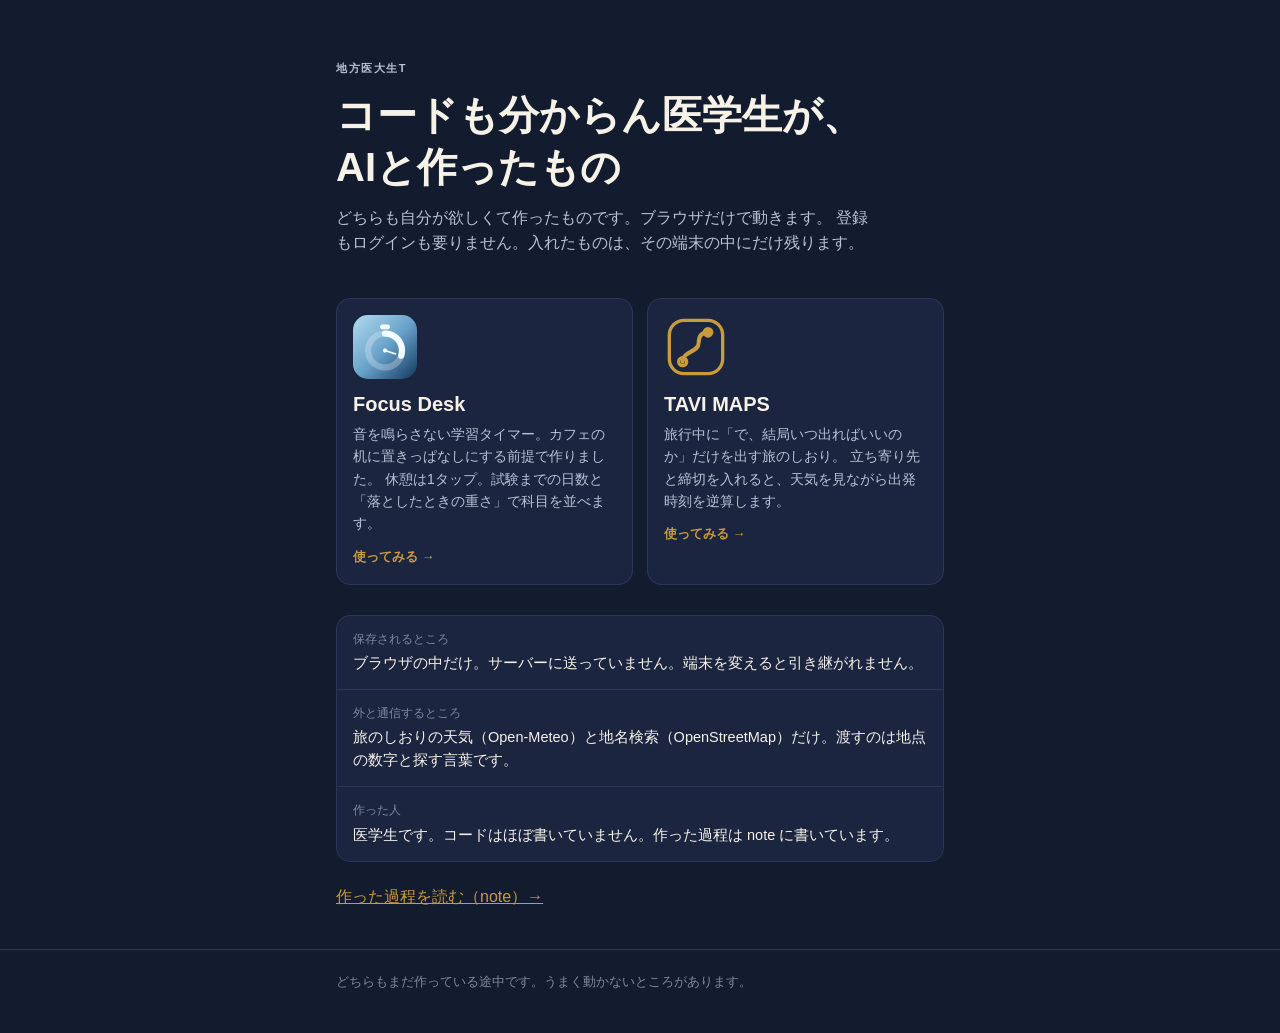
<file: index.html>
<!doctype html>
<html lang="ja">
<head>
<meta charset="utf-8">
<meta name="viewport" content="width=device-width, initial-scale=1, viewport-fit=cover">
<title>コードも分からん医学生が作ったもの</title>
<meta name="description" content="医学生がAIと作った、学習タイマーと旅のしおり。どちらもブラウザだけで動きます。">
<meta name="theme-color" content="#131b2e">
<link rel="stylesheet" href="./assets/base.css">
<style>
  .hero { padding-block: 48px 26px; }
  .hero h1 { font-size: clamp(26px, 6.5vw, 40px); font-weight: 800; }
  .hero p { color: var(--slate); margin-top: 12px; max-width: 34em; }

  .apps { display: grid; gap: 14px; grid-template-columns: repeat(auto-fit, minmax(260px, 1fr)); }
  .app { display: block; text-decoration: none; color: inherit; }
  .app:hover { border-color: var(--gold-dim); }
  .app h2 { font-size: 20px; margin-bottom: 6px; }
  .app p { color: var(--slate); font-size: 14px; margin: 0; }
  .app .go { color: var(--gold); font-weight: 700; font-size: 13px; margin-top: 12px; display: block; }

  .mark { width: 64px; height: 64px; margin-bottom: 12px; display: block; border-radius: 15px; object-fit: cover; }

  .facts { display: grid; gap: 1px; background: var(--edge); border: 1px solid var(--edge);
           border-radius: var(--radius); overflow: hidden; margin-top: 30px; }
  .facts div { background: var(--raise); padding: 14px 16px; }
  .facts dt { font-size: 12px; color: var(--slate-dim); }
  .facts dd { margin: 3px 0 0; font-size: 14.5px; }

  footer { border-top: 1px solid var(--edge); margin-top: 40px; }
  footer .wrap { padding-block: 22px 40px; font-size: 13px; color: var(--slate-dim); }
</style>
</head>
<body>

<main class="wrap">
  <section class="hero">
    <p class="eyebrow">地方医大生T</p>
    <h1>コードも分からん医学生が、<br>AIと作ったもの</h1>
    <p>
      どちらも自分が欲しくて作ったものです。ブラウザだけで動きます。
      登録もログインも要りません。入れたものは、その端末の中にだけ残ります。
    </p>
  </section>

  <div class="apps">
    <a class="app card" href="./focus/">
      <img class="mark" src="./focus/app-icon.png" alt="Focus Deskのアプリアイコン">
      <h2>Focus Desk</h2>
      <p>
        音を鳴らさない学習タイマー。カフェの机に置きっぱなしにする前提で作りました。
        休憩は1タップ。試験までの日数と「落としたときの重さ」で科目を並べます。
      </p>
      <span class="go">使ってみる →</span>
    </a>

    <a class="app card" href="./tabi/">
      <svg class="mark" viewBox="0 0 48 48" aria-hidden="true">
        <rect x="4" y="4" width="40" height="40" rx="11" fill="none" stroke="#c89b3c" stroke-width="2.5"/>
        <path d="M14 35 C 14 27, 26 28, 26 21 S 30 13, 33 13" fill="none"
              stroke="#c89b3c" stroke-width="3" stroke-linecap="round"/>
        <circle cx="14" cy="35" r="3" fill="none" stroke="#c89b3c" stroke-width="2.5"/>
        <circle cx="33" cy="13" r="4" fill="#c89b3c"/>
      </svg>
      <h2>TAVI MAPS</h2>
      <p>
        旅行中に「で、結局いつ出ればいいのか」だけを出す旅のしおり。
        立ち寄り先と締切を入れると、天気を見ながら出発時刻を逆算します。
      </p>
      <span class="go">使ってみる →</span>
    </a>
  </div>

  <dl class="facts">
    <div>
      <dt>保存されるところ</dt>
      <dd>ブラウザの中だけ。サーバーに送っていません。端末を変えると引き継がれません。</dd>
    </div>
    <div>
      <dt>外と通信するところ</dt>
      <dd>旅のしおりの天気（Open-Meteo）と地名検索（OpenStreetMap）だけ。渡すのは地点の数字と探す言葉です。</dd>
    </div>
    <div>
      <dt>作った人</dt>
      <dd>医学生です。コードはほぼ書いていません。作った過程は note に書いています。</dd>
    </div>
  </dl>

  <p style="margin-top:22px">
    <a href="https://note.com/inaka_idaisei/m/m2f154c91c15b" target="_blank" rel="noopener">
      作った過程を読む（note）→</a>
  </p>
</main>

<footer>
  <div class="wrap">
    どちらもまだ作っている途中です。うまく動かないところがあります。
  </div>
</footer>

</body>
</html>
</file>
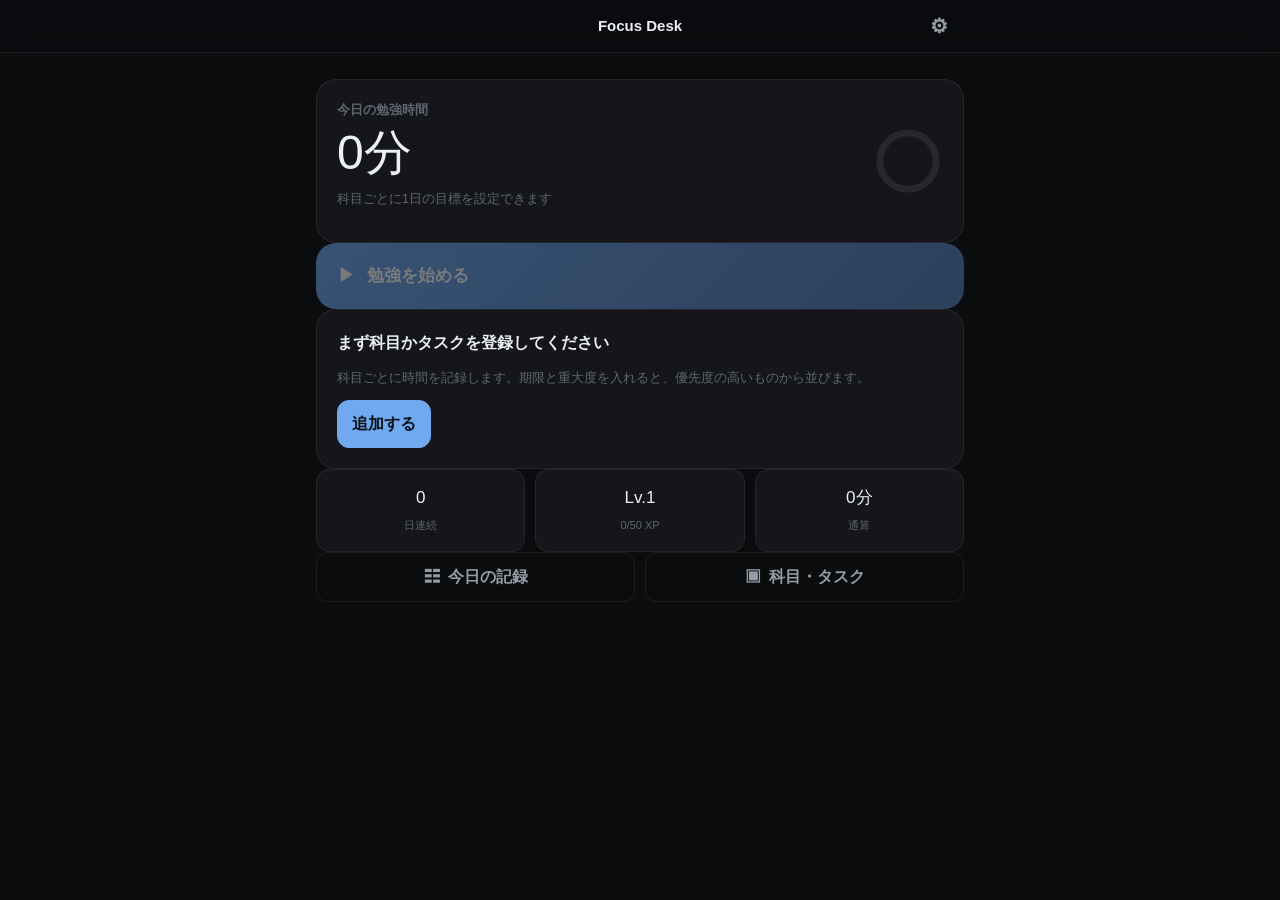
<file: focus/index.html>
<!doctype html>
<html lang="ja">
<head>
<meta charset="utf-8">
<meta name="viewport" content="width=device-width, initial-scale=1, viewport-fit=cover">
<title>Focus Desk｜静かな学習タイマー</title>
<meta name="description" content="音を鳴らさない学習タイマー。机に置きっぱなしにする前提で作りました。">
<meta name="theme-color" content="#0b0c0e">
<meta name="apple-mobile-web-app-capable" content="yes">
<meta name="apple-mobile-web-app-status-bar-style" content="black-translucent">
<meta name="apple-mobile-web-app-title" content="Focus Desk">
<meta property="og:title" content="Focus Desk｜静かな学習タイマー">
<meta property="og:description" content="音を鳴らさない、机に置くための学習タイマー。">
<meta property="og:image" content="https://idaisei.github.io/tavi-web/focus/app-icon.png">
<link rel="icon" type="image/png" sizes="512x512" href="./app-icon.png">
<link rel="apple-touch-icon" href="./app-icon.png">
<link rel="manifest" href="./manifest.webmanifest">
<link rel="stylesheet" href="../assets/base.css">
<style>
  :root {
    --desk-bg: #07080a; --surface: #141619; --surface-up: #1b1d21;
    --hairline: rgba(255,255,255,.07); --text: #edf0f2;
    --secondary: #969ca6; --tertiary: #60656f; --focus: #71a9f0;
    --focus-soft: rgba(113,169,240,.14); --rest: #e5bd73;
    --rest-soft: rgba(229,189,115,.14); --urgent: #f39665;
  }
  html { color-scheme: dark; }
  body { background: #0b0c0e; color: var(--text); min-height: 100dvh; }
  body.desk-mode { background: var(--desk-bg); }
  .wrap { max-width: 680px; }
  .deck { padding-block: 18px 42px; display: grid; gap: 16px; }
  .hidden { display: none !important; }
  .quiet { font-size: 12.5px; color: var(--tertiary); }
  .section-label { margin: 0; font-size: 13px; font-weight: 650; color: var(--tertiary); }
  .ios-card { background: var(--surface); border: 1px solid var(--hairline); border-radius: 20px; padding: 20px; }
  .topbar { background: rgba(11,12,14,.86); border-color: var(--hairline); }
  .topbar .wrap { height: 52px; display: grid; grid-template-columns: 44px 1fr 44px; align-items: center; }
  .top-title { text-align: center; font-size: 15px; }
  .icon-button { width: 38px; min-height: 38px; padding: 0; border: 0; background: transparent; color: var(--secondary); font-size: 20px; }
  button { border-color: var(--hairline); background: var(--surface-up); border-radius: 12px; }
  button.primary { background: var(--focus); border-color: var(--focus); color: #09111a; }
  button.ghost { color: var(--secondary); }
  .today-card { display: flex; align-items: center; gap: 18px; }
  .today-card .copy { flex: 1; }
  .today-time { font-size: clamp(38px, 11vw, 48px); font-weight: 300; line-height: 1; margin: 8px 0; }
  .progress-ring { width: 70px; height: 70px; flex: 0 0 auto; transform: rotate(-90deg); }
  .progress-ring circle { fill: none; stroke-width: 7; }
  .progress-ring .track { stroke: rgba(255,255,255,.08); }
  .progress-ring .fill { stroke: var(--focus); stroke-linecap: round; transition: stroke-dashoffset .5s ease; }
  .start-main { width: 100%; min-height: 66px; padding: 18px 22px; display: flex; align-items: center; gap: 12px; text-align: left; color: white; border: 0; background: linear-gradient(135deg, var(--focus), #527fb9); border-radius: 20px; font-size: 17px; }
  .start-main .suggestion { margin-left: auto; max-width: 45%; color: rgba(255,255,255,.72); font-size: 13px; overflow: hidden; text-overflow: ellipsis; white-space: nowrap; }
  .subject-section { display: grid; gap: 9px; }
  .subject-head { display: flex; align-items: center; justify-content: space-between; }
  .link-button { border: 0; padding: 4px; min-height: 32px; background: transparent; color: var(--tertiary); font-size: 13px; }
  .subject-row { display: grid; grid-template-columns: 11px 1fr auto; gap: 12px; align-items: center; padding: 14px 16px; border: 1px solid var(--hairline); border-radius: 14px; background: var(--surface); text-align: left; width: 100%; }
  .subject-dot { width: 10px; height: 10px; border-radius: 50%; background: var(--focus); }
  .subject-row .nm { font-weight: 600; }
  .subject-row .why { font-size: 12px; color: var(--tertiary); }
  .subject-row .today { font-size: 13px; color: var(--secondary); font-variant-numeric: tabular-nums; }
  .recent-list { display: flex; gap: 8px; overflow-x: auto; scrollbar-width: none; padding-bottom: 2px; }
  .recent-list::-webkit-scrollbar { display: none; }
  .recent-chip { flex: 0 0 auto; display: flex; align-items: center; gap: 7px; border-radius: 999px; padding: 10px 14px; background: var(--surface); }
  .recent-chip .subject-dot { width: 7px; height: 7px; }
  .game-strip { display: grid; grid-template-columns: repeat(3, 1fr); gap: 10px; }
  .game-tile { text-align: center; padding: 14px 8px; background: var(--surface); border: 1px solid var(--hairline); border-radius: 14px; }
  .game-tile strong { display: block; font-size: 17px; font-weight: 500; }
  .game-tile span { color: var(--tertiary); font-size: 11px; }
  .footer-actions { display: grid; grid-template-columns: repeat(2, 1fr); gap: 10px; }
  .footer-actions button { min-height: 50px; }
  .exam-editor { display: grid; gap: 10px; padding: 13px; border: 1px solid var(--hairline); border-radius: 14px; background: rgba(255,255,255,.025); }
  .exam-editor-head { display: flex; justify-content: space-between; align-items: center; }
  .exam-fields { display: grid; grid-template-columns: 1fr 1fr; gap: 10px; }
  .exam-fields label:first-child { grid-column: 1 / -1; }
  .notification-status { margin-bottom: 0; }
  #desk { min-height: calc(100dvh - 90px); }
  .desk-shell { min-height: calc(100dvh - 120px); display: flex; flex-direction: column; gap: 18px; }
  .desk-header { display: flex; align-items: center; gap: 10px; padding-top: 4px; }
  .desk-header .subject { font-weight: 600; }
  .break-badge { color: var(--rest); background: var(--rest-soft); border-radius: 999px; padding: 4px 10px; font-size: 12px; font-weight: 700; }
  .desk-spacer { flex: 1; min-height: 12px; }
  .time-stack { text-align: center; }
  .timer-label { font-size: 12px; letter-spacing: .14em; color: var(--tertiary); }
  .desk .elapsed { font-size: clamp(58px, 18vw, 82px); font-weight: 200; line-height: 1; letter-spacing: -.035em; margin: 12px 0 20px; }
  .arc { width: 100%; height: 48px; display: block; margin-block: 8px 18px; }
  .desk-now { font-size: 27px; font-weight: 300; color: var(--secondary); }
  .metrics { display: grid; grid-template-columns: repeat(3, 1fr); padding: 12px 0; }
  .metric { text-align: center; }
  .metric + .metric { border-left: 1px solid var(--hairline); }
  .metric span { display: block; font-size: 11px; color: var(--tertiary); }
  .metric strong { display: block; margin-top: 3px; color: var(--secondary); font-size: 15px; font-weight: 550; }
  .planned-line { text-align: center; color: var(--secondary); font-size: 13px; }
  .break-panel { padding: 14px; border: 1px solid var(--hairline); border-radius: 16px; background: var(--surface); }
  .break-grid { display: grid; grid-template-columns: repeat(4, 1fr); gap: 8px; margin-top: 10px; }
  .break-grid button { min-width: 0; padding-inline: 6px; touch-action: manipulation; }
  .break-grid button:active { transform: scale(.96); background: var(--rest-soft); border-color: var(--rest); }
  .on-break { text-align: center; background: var(--rest-soft); border-color: rgba(229,189,115,.24); }
  .on-break .break-time { color: var(--rest); font-size: 34px; font-weight: 300; margin: 4px 0; }
  .desk-controls { display: grid; gap: 10px; }
  .dimmed { opacity: .34; transition: opacity 1.2s ease; }
  .bars { display: grid; grid-auto-flow: column; gap: 6px; align-items: end; height: 92px; }
  .bars .bar { background: rgba(113,169,240,.35); border-radius: 4px 4px 0 0; min-height: 3px; }
  .bars .bar.today { background: var(--focus); }
  .barlabels { display: grid; grid-auto-flow: column; gap: 6px; font-size: 10.5px; color: var(--tertiary); text-align: center; }
  dialog { border: 1px solid var(--hairline); border-radius: 20px; background: var(--surface); color: var(--text); max-width: 520px; width: calc(100% - 28px); padding: 0; }
  dialog::backdrop { background: rgba(0,0,0,.72); backdrop-filter: blur(2px); }
  .dialog-body { padding: 20px; display: grid; gap: 15px; max-height: 86dvh; overflow: auto; }
  .dialog-title { display: flex; justify-content: space-between; align-items: center; }
  .dialog-title h2 { font-size: 17px; }
  .segmented { display: grid; grid-template-columns: 1fr 1fr; gap: 3px; padding: 3px; background: #0d0f12; border-radius: 10px; }
  .segmented button { border: 0; min-height: 36px; padding: 7px; background: transparent; color: var(--secondary); }
  .segmented button[aria-selected="true"] { background: var(--surface-up); color: var(--text); box-shadow: 0 1px 4px rgba(0,0,0,.35); }
  .toggle-line { display: flex; align-items: center; justify-content: space-between; gap: 12px; }
  .toggle-line input { width: 22px; min-height: 22px; accent-color: var(--focus); }
  .color-options { display: flex; gap: 10px; flex-wrap: wrap; }
  .color-options input { position: absolute; opacity: 0; pointer-events: none; }
  .color-options label { width: 30px; height: 30px; border-radius: 50%; background: var(--c); border: 3px solid transparent; margin: 0; cursor: pointer; }
  .color-options input:checked + label { border-color: var(--text); }
  .empty { border-color: var(--hairline); color: var(--tertiary); }
  input, select { background: var(--surface-up); border-color: var(--hairline); color: var(--text); }
  @media (min-width: 700px) { .deck { padding-top: 26px; } .desk-shell { min-height: 720px; } }
  @media (prefers-reduced-motion: reduce) { * { transition: none !important; } }
</style>
</head>
<body>
<header class="topbar" id="topbar"><div class="wrap"><span></span><strong class="top-title">Focus Desk</strong><button class="icon-button" id="settingsBtn" aria-label="設定">&#9881;</button></div></header>
<main class="wrap deck">
  <section id="home">
    <div class="ios-card today-card"><div class="copy"><p class="section-label" id="todayLabel">今日の勉強時間</p><p class="today-time num" id="todayTotal">0分</p><p class="quiet" id="goalLine">科目の目標を設定できます</p></div><svg class="progress-ring" viewBox="0 0 72 72" aria-label="今日の目標達成率"><circle class="track" cx="36" cy="36" r="29"></circle><circle class="fill" id="goalRing" cx="36" cy="36" r="29" pathLength="100" stroke-dasharray="100" stroke-dashoffset="100"></circle></svg></div>
    <button class="start-main" id="openStartBtn"><span aria-hidden="true">▶</span><strong id="startLabel">勉強を始める</strong><span class="suggestion" id="startSuggestion"></span></button>
    <div id="emptyState" class="ios-card hidden"><strong>まず科目かタスクを登録してください</strong><p class="quiet">科目ごとに時間を記録します。期限と重大度を入れると、優先度の高いものから並びます。</p><button class="primary" id="emptyAddBtn">追加する</button></div>
    <div class="subject-section" id="prioritySection"><div class="subject-head"><p class="section-label" id="priorityLabel">優先度の高い科目</p><button class="link-button" id="manageSubjectsBtn">管理</button></div><div class="grid" id="subjectList"></div></div>
    <div class="subject-section hidden" id="recentSection"><p class="section-label">最近使ったもの</p><div class="recent-list" id="recentList"></div></div>
    <div class="game-strip"><div class="game-tile"><strong id="streakValue">0</strong><span>日連続</span></div><div class="game-tile"><strong id="levelValue">Lv.1</strong><span id="levelDetail">0/0 XP</span></div><div class="game-tile"><strong id="totalStudyValue">0分</strong><span>通算</span></div></div>
    <div class="footer-actions"><button class="ghost" id="goHistory">☷&ensp;今日の記録</button><button class="ghost" id="addSubjectBtn">▣&ensp;科目・タスク</button></div>
  </section>
  <section id="desk" class="hidden desk"><div class="desk-shell" id="deskShell">
    <div class="desk-header"><span class="subject-dot" id="deskDot"></span><span class="subject" id="deskSubject">—</span><span class="break-badge hidden" id="breakBadge">休憩中</span><span style="margin-left:auto" class="quiet num" id="deskEndsAt"></span></div>
    <div class="desk-spacer"></div><div class="time-stack"><div class="timer-label" id="timerLabel">今日の経過時間</div><div class="elapsed num" id="deskElapsed">00:00:00</div><svg class="arc" viewBox="0 0 320 48" aria-hidden="true"><path d="M8 42 Q160 -28 312 42" fill="none" stroke="rgba(255,255,255,.07)" stroke-width="4" stroke-linecap="round"/><path id="arcFill" d="M8 42 Q160 -28 312 42" fill="none" stroke="#71a9f0" stroke-width="4" stroke-linecap="round" pathLength="100" stroke-dasharray="0 100"/></svg><div class="desk-now num" id="deskClock">--:--</div></div><div class="desk-spacer"></div>
    <div class="metrics" id="metrics"><div class="metric"><span>今回</span><strong id="sessionMetric">0分</strong></div><div class="metric"><span>休憩</span><strong id="breakMetric">0分</strong></div><div class="metric"><span>目標</span><strong id="goalMetric">—</strong></div></div><div class="planned-line hidden" id="plannedNotice"></div>
    <div class="break-panel" id="breakCard"><p class="section-label" id="breakPanelTitle">休憩する</p><p class="quiet" id="breakPanelText" style="margin:3px 0 10px">下のボタンを押すと、時間を決めずにすぐ休憩へ切り替わります。</p><button type="button" class="primary" id="breakToggleBtn" style="width:100%">休憩する</button><div id="timedBreakArea"><p class="quiet" style="margin:12px 0 0">時間を決める場合</p><div class="break-grid" id="breakButtons"><button type="button" data-min="5">5分</button><button type="button" data-min="10">10分</button><button type="button" data-min="15">15分</button><button type="button" data-min="20">20分</button></div></div></div>
    <div class="break-panel on-break hidden" id="onBreakCard"><p class="section-label">休憩</p><p class="break-time num" id="breakLeft">--:--</p><p class="quiet" id="breakNudge"></p></div><div class="desk-controls"><button type="button" class="danger" id="endBtn">終了して記録する</button></div>
  </div></section>
  <section id="done" class="hidden"><div class="ios-card" style="text-align:center"><p class="section-label">おつかれさま</p><p class="num" id="doneTime" style="font-size:46px;font-weight:300;margin:8px 0">0分</p><p id="doneSubject" style="color:var(--secondary)"></p><div id="doneDetails" class="grid" style="margin-top:18px"></div><p class="quiet" id="doneXp"></p><button class="primary" id="doneBack" style="margin-top:12px;width:100%">閉じる</button></div></section>
  <section id="history" class="hidden"><div class="ios-card"><p class="section-label">7日間</p><div class="bars" id="bars"></div><div class="barlabels" id="barLabels"></div></div><div class="ios-card"><p class="section-label">積み上げ</p><p class="quiet" id="streakLine"></p><div id="subjectTotals" class="grid"></div></div><button class="ghost" id="backHome">戻る</button></section>
</main>
<dialog id="startDialog"><div class="dialog-body"><div class="dialog-title"><button class="link-button" data-close="startDialog">閉じる</button><h2>何をする？</h2><span></span></div><div class="segmented" id="timerMode"><button type="button" data-mode="stopwatch" aria-selected="true">ストップウォッチ</button><button type="button" data-mode="countdown" aria-selected="false">カウントダウン</button></div><label id="countdownRow" class="hidden">目標<select id="countdownMinutes"><option>15</option><option selected>25</option><option>30</option><option>45</option><option>50</option><option>60</option><option>90</option></select></label><div class="ios-card" style="padding:14px"><label class="toggle-line"><span>終わりの時刻を決める</span><input type="checkbox" id="usePlannedEnd"></label><label id="plannedEndRow" class="hidden" style="margin-top:10px">終わり<input type="time" id="plannedEnd"></label><p class="quiet">その時刻になっても勝手に終了しません。</p></div><div class="grid" id="pickerList"></div></div></dialog>
<dialog id="subjectDialog"><form id="subjectForm" class="dialog-body"><div class="dialog-title"><button type="button" class="link-button" id="sjCancel">閉じる</button><h2>科目とタスク</h2><button type="submit" class="link-button" style="color:var(--focus)">保存</button></div><input type="hidden" id="sjId"><label id="sjExistingRow">編集する科目<select id="sjExisting"><option value="">＋ 新しく追加</option></select></label><div class="segmented" id="kindTabs"><button type="button" data-kind="study" aria-selected="true">勉強</button><button type="button" data-kind="task" aria-selected="false">タスク</button></div><label>名前<input id="sjName" required placeholder="科目名 / タスク名"></label><div><span class="quiet">色</span><div class="color-options" id="colorOptions"></div></div><label>1日の目標<select id="sjGoal"><option value="0">なし</option><option value="15">15分</option><option value="30">30分</option><option value="45">45分</option><option value="60">1時間</option><option value="90">1時間30分</option><option value="120">2時間</option></select></label><div><div class="spread"><span class="section-label"><span class="deadlineWord">試験</span></span><button type="button" class="link-button" id="addExamBtn">＋ <span class="deadlineWord">試験</span>を追加</button></div><div id="examEditors" class="grid"></div><p class="quiet">複数登録できます。優先順位には、これから来る一番近い日付を使います。</p></div><label>自分で決める優先度<select id="sjManual"><option value="0">自動</option><option value="1">低い</option><option value="2">ふつう</option><option value="3">高い</option><option value="4">最優先</option></select></label></form></dialog>
<dialog id="settingsDialog"><form method="dialog" class="dialog-body"><div class="dialog-title"><button class="link-button" value="cancel">閉じる</button><h2>設定</h2><span></span></div><label>休憩を提案するまで<select id="breakSuggestAfter"><option>20</option><option>30</option><option>45</option><option selected>60</option><option>90</option><option>120</option></select></label><label>Desk Modeの減光<select id="dimAfter"><option value="0">減光しない</option><option value="30">30秒</option><option value="60" selected>1分</option><option value="120">2分</option><option value="300">5分</option></select></label><label class="toggle-line"><span>Desk Mode中に画面を消さない</span><input type="checkbox" id="keepAwake" checked></label><div class="ios-card" style="padding:14px"><p class="section-label">通知</p><p class="quiet">終了予定と時間を決めた休憩を、静かな通知で知らせます。</p><button type="button" class="primary" id="enableNotificationsBtn" style="width:100%">通知を有効にする</button><p class="quiet notification-status" id="notificationStatus" role="status"></p></div><div class="ios-card" style="padding:14px"><p class="section-label">Notion同期</p><p class="quiet">本人版では、完了した記録をMacBookとスマートフォンで共有します。進行中タイマーはこの端末だけです。</p><button type="button" class="primary" id="syncNowBtn" style="width:100%">今すぐ同期</button><p class="quiet" id="syncStatus" role="status">公開体験版：この端末だけに保存します</p></div><p class="quiet">記録はこの端末のブラウザに保存されます。</p><button type="button" class="danger" id="resetBtn">この端末の保存データを全部消す</button></form></dialog>
<dialog id="endConfirmDialog"><div class="dialog-body"><div style="text-align:center"><h2 style="font-size:19px">このセッションを終了しますか？</h2><p class="quiet">ここまでの勉強時間と休憩時間を記録します。</p></div><button type="button" class="primary" id="confirmEndBtn">終了して記録する</button><button type="button" class="ghost" id="cancelEndBtn">キャンセル</button></div></dialog>
<script type="module" src="./app.js?v=20261008-1"></script>
</body>
</html>
</file>
<file: assets/base.css>
/* 2つのアプリで共通の土台。iOS版と同じ濃紺×金にする。 */
:root {
  --navy: #131b2e;
  --raise: #1b2540;
  --inset: #243050;
  --edge: #2a3757;
  --gold: #c89b3c;
  --gold-dim: #8e6e2a;
  --cream: #f6f2e8;
  --slate: #b8c2d4;
  --slate-dim: #7d889e;
  --good: #3e8e72;
  --warn: #c8913c;
  --bad: #c1453c;
  --radius: 14px;
  --font: -apple-system, BlinkMacSystemFont, "Hiragino Kaku Gothic ProN",
          "Yu Gothic", "Noto Sans JP", sans-serif;
}

* { box-sizing: border-box; -webkit-tap-highlight-color: transparent; }

html { color-scheme: dark; }

body {
  margin: 0;
  background: var(--navy);
  color: var(--cream);
  font-family: var(--font);
  font-size: 16px;
  line-height: 1.6;
  -webkit-font-smoothing: antialiased;
  /* iPhoneのノッチとホームバーを避ける */
  padding: env(safe-area-inset-top) env(safe-area-inset-right)
           env(safe-area-inset-bottom) env(safe-area-inset-left);
}

.wrap { max-width: 640px; margin: 0 auto; padding-inline: 16px; }

h1, h2, h3 { line-height: 1.3; margin: 0; text-wrap: balance; }

a { color: var(--gold); }

.num { font-variant-numeric: tabular-nums; font-feature-settings: "tnum"; }

.card {
  background: var(--raise);
  border: 1px solid var(--edge);
  border-radius: var(--radius);
  padding: 16px;
}

.muted { color: var(--slate); }
.dim { color: var(--slate-dim); }

.eyebrow {
  font-size: 11px; font-weight: 700; letter-spacing: .14em;
  text-transform: uppercase; color: var(--gold);
}

button, .btn {
  font: inherit; font-weight: 600;
  border: 1px solid var(--edge);
  background: var(--inset);
  color: var(--cream);
  border-radius: 10px;
  padding: 10px 14px;
  cursor: pointer;
  min-height: 44px; /* 指で押せる最小 */
}
button:hover, .btn:hover { border-color: var(--gold-dim); }
button:disabled { opacity: .45; cursor: default; }
button:focus-visible, a:focus-visible, input:focus-visible, select:focus-visible {
  outline: 2px solid var(--gold); outline-offset: 2px;
}

button.primary {
  background: var(--gold); color: #1a1408; border-color: var(--gold);
}
button.ghost { background: transparent; }
button.danger { color: #f0b5b0; border-color: #5a2f2c; }

input, select, textarea {
  font: inherit;
  background: var(--inset);
  color: var(--cream);
  border: 1px solid var(--edge);
  border-radius: 10px;
  padding: 10px 12px;
  width: 100%;
  min-height: 44px;
}
label { display: block; font-size: 13px; color: var(--slate); margin-bottom: 4px; }

.row { display: flex; gap: 10px; align-items: center; }
.row.wrap { flex-wrap: wrap; }
.grid { display: grid; gap: 10px; }
.spread { display: flex; justify-content: space-between; align-items: center; gap: 12px; }

.pill {
  display: inline-flex; align-items: center; gap: 5px;
  font-size: 12px; font-weight: 700;
  padding: 3px 9px; border-radius: 999px;
  border: 1px solid var(--edge); background: var(--inset);
}
.pill.good { color: var(--good); border-color: #23503f; }
.pill.warn { color: var(--warn); border-color: #5a4520; }
.pill.bad  { color: var(--bad);  border-color: #5a2f2c; }

.empty {
  border: 1px dashed var(--edge); border-radius: var(--radius);
  padding: 20px; text-align: center; color: var(--slate-dim);
}

.topbar {
  position: sticky; top: 0; z-index: 10;
  background: color-mix(in srgb, var(--navy) 88%, transparent);
  backdrop-filter: blur(12px);
  border-bottom: 1px solid var(--edge);
}
.topbar .wrap { display: flex; align-items: center; gap: 12px; height: 56px; }
.topbar a { color: var(--slate); text-decoration: none; font-size: 14px; }

@media (prefers-reduced-motion: reduce) {
  * { animation: none !important; transition: none !important; }
}
</file>
